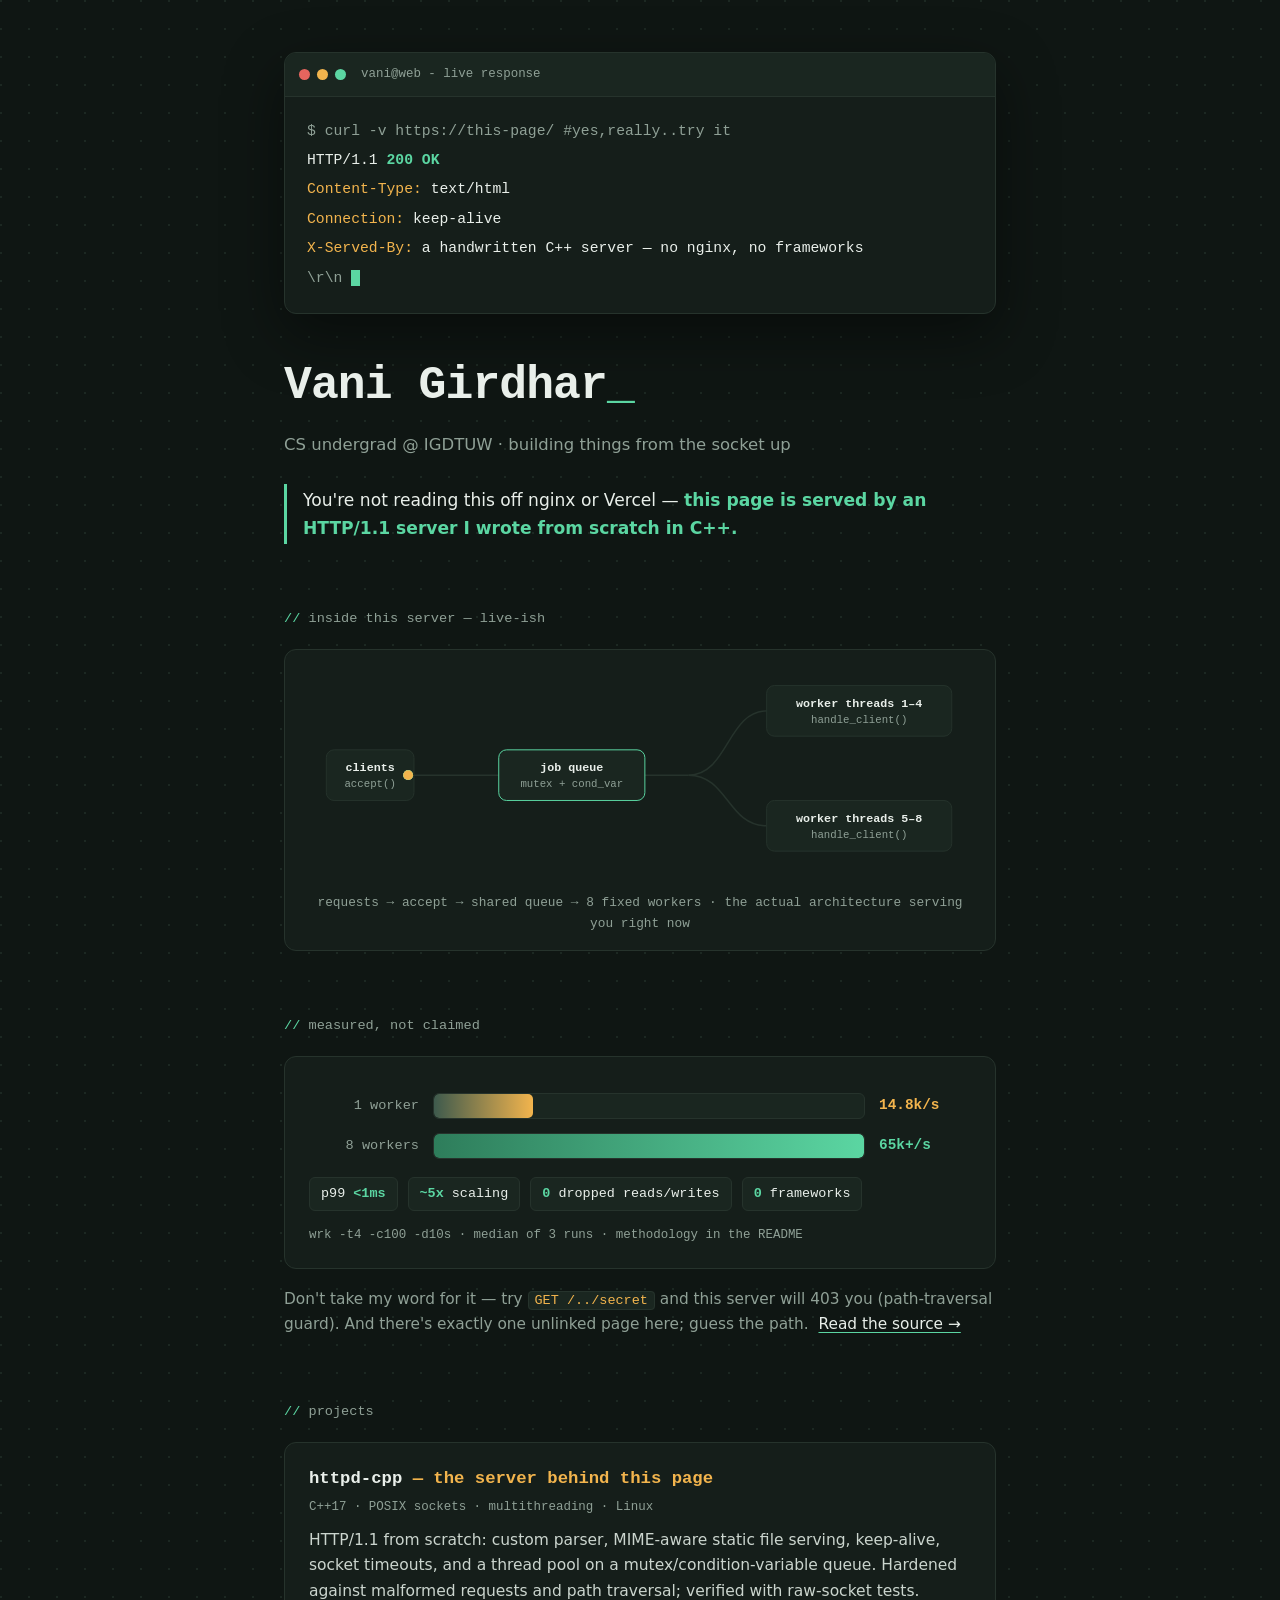
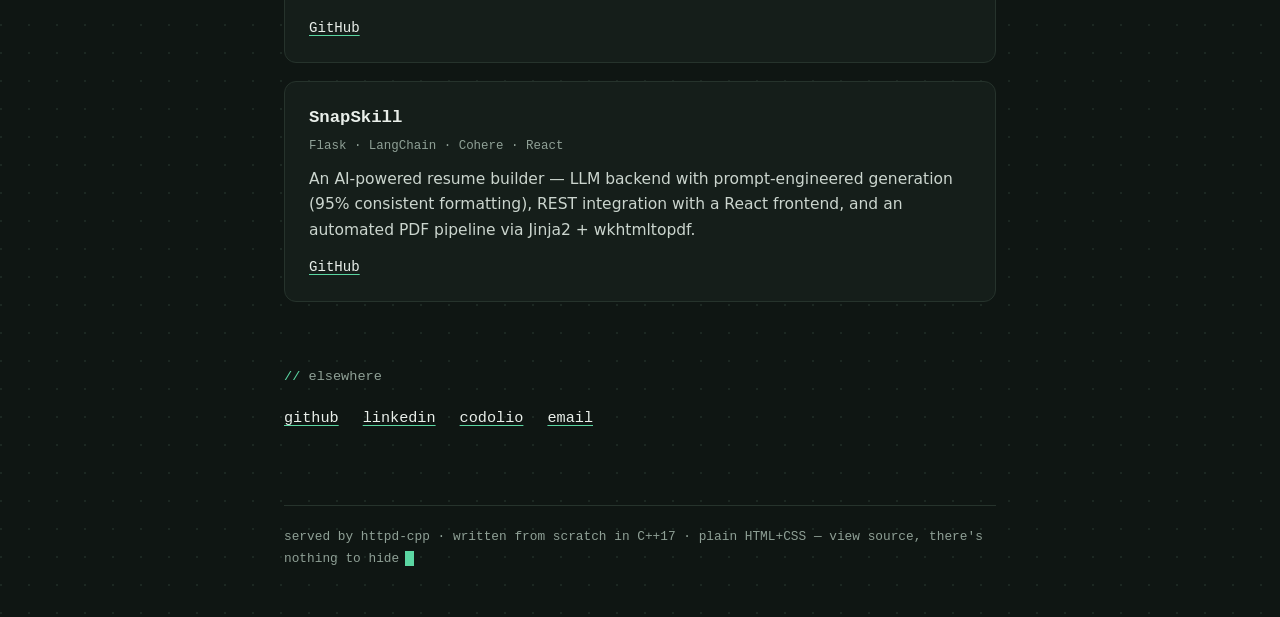
<file: www/index.html>
<!DOCTYPE html>
<html lang="en">
<head>
<meta charset="UTF-8">
<meta name="viewport" content="width=device-width, initial-scale=1.0">
<title>Vani Girdhar — served by her own C++ server</title>
<meta name="description" content="Portfolio of Vani Girdhar — this page is served by httpd-cpp, an HTTP/1.1 server written from scratch in C++17.">
<style>
  :root{
    --bg:#0F1613;          /* deep green-tinted terminal dark */
    --panel:#151E1A;
    --panel2:#1A2620;
    --ink:#E9EFEA;
    --muted:#8FA096;
    --ok:#5BD6A2;          /* status-200 mint */
    --amber:#F2B44D;       /* highlight amber */
    --rule:#26332C;
    --mono:ui-monospace,'Cascadia Code','JetBrains Mono',Menlo,Consolas,monospace;
    --body:system-ui,-apple-system,'Segoe UI',Roboto,sans-serif;
  }
  *{box-sizing:border-box;margin:0;padding:0}
  html{scroll-behavior:smooth}
  body{
    background:var(--bg);
    background-image:radial-gradient(circle at 1px 1px, #1C2822 1px, transparent 0);
    background-size:28px 28px;
    color:var(--ink);
    font-family:var(--body);
    font-size:17px;line-height:1.65;
    -webkit-font-smoothing:antialiased;
  }
  .wrap{max-width:760px;margin:0 auto;padding:52px 24px 48px}
  a{color:var(--ink);text-decoration:underline;text-decoration-color:var(--ok);text-underline-offset:3px}
  a:hover{color:var(--ok)}
  a:focus-visible{outline:2px solid var(--ok);outline-offset:3px;border-radius:2px}
  section{margin-top:64px}
  .eyebrow{font-family:var(--mono);font-size:.85rem;color:var(--muted);margin-bottom:18px}
  .eyebrow::before{content:"// ";color:var(--ok)}

  /* ============ HERO: terminal window ============ */
  .term{
    background:var(--panel);
    border:1px solid var(--rule);
    border-radius:12px;
    box-shadow:0 20px 60px rgba(0,0,0,.45);
    overflow:hidden;
  }
  .term-bar{
    display:flex;align-items:center;gap:7px;
    padding:11px 14px;border-bottom:1px solid var(--rule);
    background:var(--panel2);
  }
  .dot{width:11px;height:11px;border-radius:50%}
  .dot:nth-child(1){background:#E5655E}.dot:nth-child(2){background:#F2B44D}.dot:nth-child(3){background:#5BD6A2}
  .term-title{font-family:var(--mono);font-size:.78rem;color:var(--muted);margin-left:8px}
  .term-body{padding:20px 22px;font-family:var(--mono);font-size:.92rem;line-height:2}
  .term-body .ln{display:block;opacity:0;animation:arrive .3s ease forwards}
  .ln:nth-child(1){animation-delay:.1s}.ln:nth-child(2){animation-delay:.45s}
  .ln:nth-child(3){animation-delay:.8s}.ln:nth-child(4){animation-delay:1.15s}
  .ln:nth-child(5){animation-delay:1.5s}.ln:nth-child(6){animation-delay:1.85s}
  @keyframes arrive{to{opacity:1}}
  .p{color:var(--muted)}
  .g{color:var(--ok);font-weight:700}
  .y{color:var(--amber)}
  .cursor{display:inline-block;width:9px;height:1.1em;background:var(--ok);
    vertical-align:text-bottom;animation:blink 1s steps(1) infinite}
  @keyframes blink{50%{opacity:0}}

  h1{font-family:var(--mono);font-size:clamp(2.1rem,6vw,2.9rem);font-weight:700;
     letter-spacing:-.02em;margin:34px 0 6px}
  h1 .g{font-weight:700}
  .tagline{color:var(--muted);font-size:1.03rem}
  .thesis{border-left:3px solid var(--ok);padding:2px 0 2px 16px;
    font-size:1.07rem;margin:26px 0 0}
  .thesis strong{color:var(--ok)}

  /* ============ ARCHITECTURE: animated thread pool ============ */
  .arch{background:var(--panel);border:1px solid var(--rule);border-radius:12px;padding:18px 14px 8px}
  .arch svg{width:100%;height:auto;display:block}
  .arch .lbl{font-family:var(--mono);font-size:11px;fill:var(--muted)}
  .arch .lbl-b{font-family:var(--mono);font-size:12px;fill:var(--ink);font-weight:600}
  .arch .box{fill:var(--panel2);stroke:var(--rule);stroke-width:1;rx:8}
  .arch .box-ok{stroke:var(--ok)}
  .arch .wire{stroke:var(--rule);stroke-width:1.5;fill:none}
  .req{fill:var(--amber)}
  .req2{fill:var(--ok)}
  /* requests flowing: accept -> queue -> workers */
  .flow1{animation:flow1 3.2s linear infinite}
  .flow2{animation:flow1 3.2s linear infinite;animation-delay:1.1s}
  .flow3{animation:flow1 3.2s linear infinite;animation-delay:2.2s}
  @keyframes flow1{
    0%{transform:translate(0,0);opacity:0}
    6%{opacity:1}
    38%{transform:translate(170px,0)}          /* into queue */
    58%{transform:translate(300px,0)}          /* through queue */
    64%{transform:translate(300px,0)}
    92%{transform:translate(470px,-52px);opacity:1}  /* up to a worker */
    100%{transform:translate(470px,-52px);opacity:0}
  }
  .flowB{animation:flowB 3.2s linear infinite;animation-delay:.55s}
  .flowC{animation:flowB 3.2s linear infinite;animation-delay:1.7s}
  @keyframes flowB{
    0%{transform:translate(0,0);opacity:0}
    6%{opacity:1}
    38%{transform:translate(170px,0)}
    58%{transform:translate(300px,0)}
    64%{transform:translate(300px,0)}
    92%{transform:translate(470px,52px);opacity:1}   /* down to a worker */
    100%{transform:translate(470px,52px);opacity:0}
  }
  .worker-pulse{animation:pulse 3.2s ease infinite}
  .worker-pulse2{animation:pulse 3.2s ease infinite;animation-delay:1.6s}
  @keyframes pulse{0%,55%{stroke:var(--rule)}70%,85%{stroke:var(--ok)}100%{stroke:var(--rule)}}
  @media (prefers-reduced-motion:reduce){
    .flow1,.flow2,.flow3,.flowB,.flowC{animation:none;opacity:0}
    .worker-pulse,.worker-pulse2{animation:none}
    .ln{animation:none!important;opacity:1!important}
    .cursor{animation:none}
    .bar i{transition:none!important;width:var(--w)!important}
  }
  .arch-cap{font-family:var(--mono);font-size:.8rem;color:var(--muted);
    text-align:center;padding:10px 6px 8px}

  /* ============ BENCHMARK BARS ============ */
  .bench{background:var(--panel);border:1px solid var(--rule);border-radius:12px;padding:22px 24px}
  .bar-row{display:grid;grid-template-columns:110px 1fr 92px;gap:14px;align-items:center;margin:14px 0}
  .bar-l{font-family:var(--mono);font-size:.85rem;color:var(--muted);text-align:right}
  .bar{height:26px;background:var(--panel2);border:1px solid var(--rule);border-radius:6px;overflow:hidden}
  .bar i{display:block;height:100%;width:0;border-radius:5px;transition:width 1.4s cubic-bezier(.2,.8,.2,1)}
  .bar.on i{width:var(--w)}
  .b1 i{--w:23%;background:linear-gradient(90deg,#3E5A4D,var(--amber))}
  .b8 i{--w:100%;background:linear-gradient(90deg,#2E7D5B,var(--ok))}
  .bar-v{font-family:var(--mono);font-size:.9rem;font-weight:700}
  .b1 ~ .bar-v{color:var(--amber)}
  .chips{display:flex;flex-wrap:wrap;gap:10px;margin-top:18px}
  .chip{font-family:var(--mono);font-size:.84rem;background:var(--panel2);
    border:1px solid var(--rule);border-radius:6px;padding:5px 11px;white-space:nowrap}
  .chip b{color:var(--ok)}
  .bench-note{font-family:var(--mono);font-size:.78rem;color:var(--muted);margin-top:14px}

  .trynote{font-size:.96rem;color:var(--muted);margin-top:18px}
  .trynote code{font-family:var(--mono);font-size:.88em;background:var(--panel2);
    border:1px solid var(--rule);border-radius:4px;padding:1px 6px;color:var(--amber)}

  /* ============ PROJECT CARDS ============ */
  .card{background:var(--panel);border:1px solid var(--rule);border-radius:12px;
    padding:22px 24px;margin-bottom:18px;
    transition:transform .25s ease,border-color .25s ease}
  .card:hover{transform:translateY(-3px);border-color:var(--ok)}
  .card h3{font-family:var(--mono);font-size:1.08rem;font-weight:700}
  .card h3 .y{color:var(--amber)}
  .card .stack{font-family:var(--mono);font-size:.78rem;color:var(--muted);margin:4px 0 10px}
  .card p{font-size:.97rem;color:#CBD5CE}
  .card .links{margin-top:12px;font-family:var(--mono);font-size:.88rem}

  .elsewhere{font-family:var(--mono);font-size:.95rem;display:flex;flex-wrap:wrap;gap:8px 24px}
  footer{margin-top:74px;padding-top:20px;border-top:1px solid var(--rule);
    font-family:var(--mono);font-size:.8rem;color:var(--muted)}
  @media (max-width:560px){
    .bar-row{grid-template-columns:80px 1fr 74px;gap:8px}
    .term-body{font-size:.8rem}
  }
</style>
</head>
<body>
<div class="wrap">

  <!-- ============ HERO ============ -->
  <div class="term">
    <div class="term-bar">
      <span class="dot"></span><span class="dot"></span><span class="dot"></span>
      <span class="term-title">vani@web - live response</span>
    </div>
    <div class="term-body">
      <span class="ln p">$ curl -v https://this-page/  <span class="p">#yes,really..try it</span></span>
      <span class="ln">HTTP/1.1 <span class="g">200 OK</span></span>
      <span class="ln"><span class="y">Content-Type:</span> text/html</span>
      <span class="ln"><span class="y">Connection:</span> keep-alive</span>
      <span class="ln"><span class="y">X-Served-By:</span> a handwritten C++ server — no nginx, no frameworks</span>
      <span class="ln p">\r\n  <span class="cursor"></span></span>
    </div>
  </div>

  <h1>Vani Girdhar<span class="g">_</span></h1>
  <p class="tagline">CS undergrad @ IGDTUW &middot; building things from the socket up</p>
  <p class="thesis">You're not reading this off nginx or Vercel —
    <strong>this page is served by an HTTP/1.1 server I wrote from scratch in C++.</strong></p>

  <!-- ============ ARCHITECTURE ============ -->
  <section>
    <p class="eyebrow">inside this server — live-ish</p>
    <div class="arch">
      <svg viewBox="0 0 700 220" xmlns="http://www.w3.org/2000/svg" role="img"
           aria-label="Architecture: clients flow through accept into a job queue, picked up by 8 worker threads">
        <!-- wires -->
        <path class="wire" d="M118 110 H 205"/>
        <path class="wire" d="M355 110 H 400"/>
        <path class="wire" d="M400 110 C 440 110 440 44 480 44"/>
        <path class="wire" d="M400 110 C 440 110 440 162 480 162"/>
        <!-- clients -->
        <rect class="box" x="28" y="84" width="90" height="52" rx="8"/>
        <text class="lbl-b" x="73" y="106" text-anchor="middle">clients</text>
        <text class="lbl" x="73" y="122" text-anchor="middle">accept()</text>
        <!-- queue -->
        <rect class="box box-ok" x="205" y="84" width="150" height="52" rx="8"/>
        <text class="lbl-b" x="280" y="106" text-anchor="middle">job queue</text>
        <text class="lbl" x="280" y="122" text-anchor="middle">mutex + cond_var</text>
        <!-- workers -->
        <rect class="box worker-pulse" x="480" y="18" width="190" height="52" rx="8"/>
        <text class="lbl-b" x="575" y="40" text-anchor="middle">worker threads 1–4</text>
        <text class="lbl" x="575" y="56" text-anchor="middle">handle_client()</text>
        <rect class="box worker-pulse2" x="480" y="136" width="190" height="52" rx="8"/>
        <text class="lbl-b" x="575" y="158" text-anchor="middle">worker threads 5–8</text>
        <text class="lbl" x="575" y="174" text-anchor="middle">handle_client()</text>
        <!-- flowing requests -->
        <circle class="req flow1" cx="112" cy="110" r="5"/>
        <circle class="req flow2" cx="112" cy="110" r="5"/>
        <circle class="req2 flow3" cx="112" cy="110" r="5"/>
        <circle class="req2 flowB" cx="112" cy="110" r="5"/>
        <circle class="req flowC" cx="112" cy="110" r="5"/>
      </svg>
      <p class="arch-cap">requests → accept → shared queue → 8 fixed workers &middot; the actual architecture serving you right now</p>
    </div>
  </section>

  <!-- ============ BENCHMARKS ============ -->
  <section>
    <p class="eyebrow">measured, not claimed</p>
    <div class="bench">
      <div class="bar-row">
        <span class="bar-l">1 worker</span>
        <div class="bar b1"><i></i></div>
        <span class="bar-v" style="color:var(--amber)">14.8k/s</span>
      </div>
      <div class="bar-row">
        <span class="bar-l">8 workers</span>
        <div class="bar b8"><i></i></div>
        <span class="bar-v" style="color:var(--ok)">65k+/s</span>
      </div>
      <div class="chips">
        <span class="chip">p99 <b>&lt;1ms</b></span>
        <span class="chip"><b>~5x</b> scaling</span>
        <span class="chip"><b>0</b> dropped reads/writes</span>
        <span class="chip"><b>0</b> frameworks</span>
      </div>
      <p class="bench-note">wrk -t4 -c100 -d10s &middot; median of 3 runs &middot; methodology in the README</p>
    </div>
    <p class="trynote">Don't take my word for it — try <code>GET /../secret</code> and this server
      will 403 you (path-traversal guard). And there's exactly one unlinked page here; guess the path.
      &nbsp;<a href="https://github.com/vanixyz/httpd-cpp">Read the source →</a></p>
  </section>

  <!-- ============ PROJECTS ============ -->
  <section>
    <p class="eyebrow">projects</p>

    <div class="card">
      <h3>httpd-cpp <span class="y">— the server behind this page</span></h3>
      <p class="stack">C++17 &middot; POSIX sockets &middot; multithreading &middot; Linux</p>
      <p>HTTP/1.1 from scratch: custom parser, MIME-aware static file serving,
         keep-alive, socket timeouts, and a thread pool on a mutex/condition-variable
         queue. Hardened against malformed requests and path traversal; verified
         with raw-socket tests.</p>
      <p class="links"><a href="https://github.com/vanixyz/httpd-cpp">GitHub</a></p>
    </div>

    <div class="card">
      <h3>SnapSkill</h3>
      <p class="stack">Flask &middot; LangChain &middot; Cohere &middot; React</p>
      <p>An AI-powered resume builder — LLM backend with prompt-engineered generation
         (95% consistent formatting), REST integration with a React frontend, and an
         automated PDF pipeline via Jinja2 + wkhtmltopdf.</p>
      <!-- TODO(vani): replace with the real SnapSkill repo/demo URLs -->
      <p class="links"><a href="https://github.com/Vartekalohiya13/SnapSkill.git">GitHub</a></p>
    </div>
  </section>

  <!-- ============ ELSEWHERE ============ -->
  <section>
    <p class="eyebrow">elsewhere</p>
    <div class="elsewhere">
      <a href="https://github.com/vanixyz">github</a>
      <a href="https://linkedin.com/in/vani-girdhar">linkedin</a>
      <a href="https://codolio.com/profile/vani_2244">codolio</a>
      <a href="mailto:vanigirdhar41@gmail.com">email</a>
    </div>
  </section>

  <footer>
    served by httpd-cpp &middot; written from scratch in C++17 &middot;
    plain HTML+CSS — view source, there's nothing to hide<span class="cursor" style="margin-left:6px"></span>
  </footer>

</div>

<script>
  // benchmark bars animate when scrolled into view
  const bench = document.querySelector('.bench');
  const io = new IntersectionObserver((entries) => {
    entries.forEach(e => {
      if (e.isIntersecting) {
        bench.querySelectorAll('.bar').forEach(b => b.classList.add('on'));
        io.disconnect();
      }
    });
  }, { threshold: 0.4 });
  io.observe(bench);
</script>
</body>
</html>
</file>
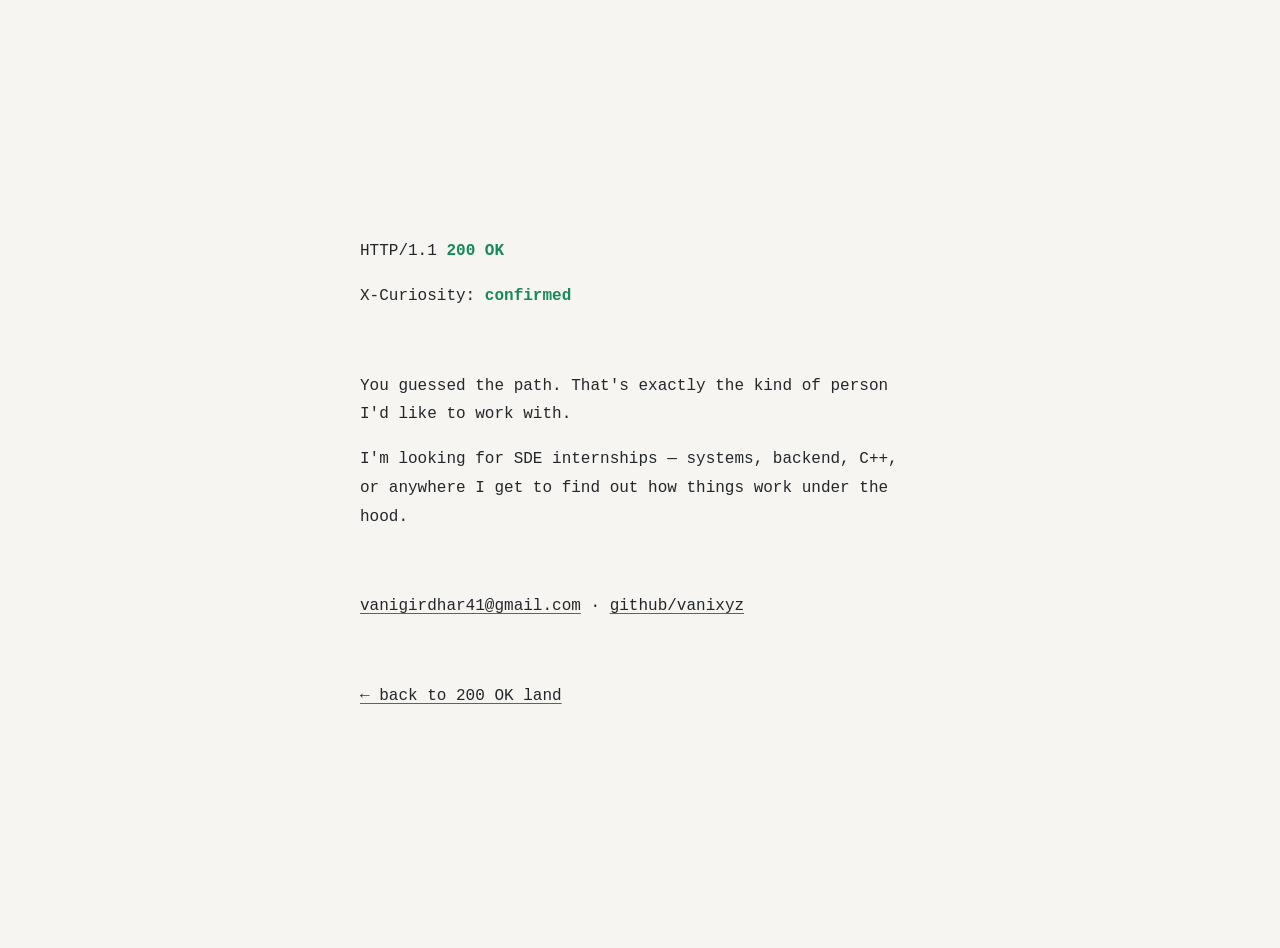
<file: www/hire-me.html>
<!DOCTYPE html>
<html lang="en">
<head>
<meta charset="UTF-8">
<meta name="viewport" content="width=device-width, initial-scale=1.0">
<title>200 OK — you found it</title>
<style>
  body{
    background:#F6F5F1;color:#23272B;
    font-family:ui-monospace,'Cascadia Code','JetBrains Mono',Menlo,Consolas,monospace;
    display:grid;place-items:center;min-height:100vh;margin:0;padding:24px;
    line-height:1.8;
  }
  .ok{color:#178A5B;font-weight:700}
  a{color:#23272B;text-decoration-color:#178A5B;text-underline-offset:3px}
  a:hover{color:#178A5B}
  .box{max-width:560px}
</style>
</head>
<body>
  <div class="box">
    <p>HTTP/1.1 <span class="ok">200 OK</span></p>
    <p>X-Curiosity: <span class="ok">confirmed</span></p>
    <p>&nbsp;</p>
    <p>You guessed the path. That's exactly the kind of person I'd like to work with.</p>
    <p>I'm looking for SDE internships — systems, backend, C++, or anywhere
       I get to find out how things work under the hood.</p>
    <p>&nbsp;</p>
    <p><a href="mailto:vanigirdhar41@gmail.com">vanigirdhar41@gmail.com</a> &middot;
       <a href="https://github.com/vanixyz">github/vanixyz</a></p>
    <p>&nbsp;</p>
    <p><a href="/">&larr; back to 200 OK land</a></p>
  </div>
</body>
</html>
</file>
